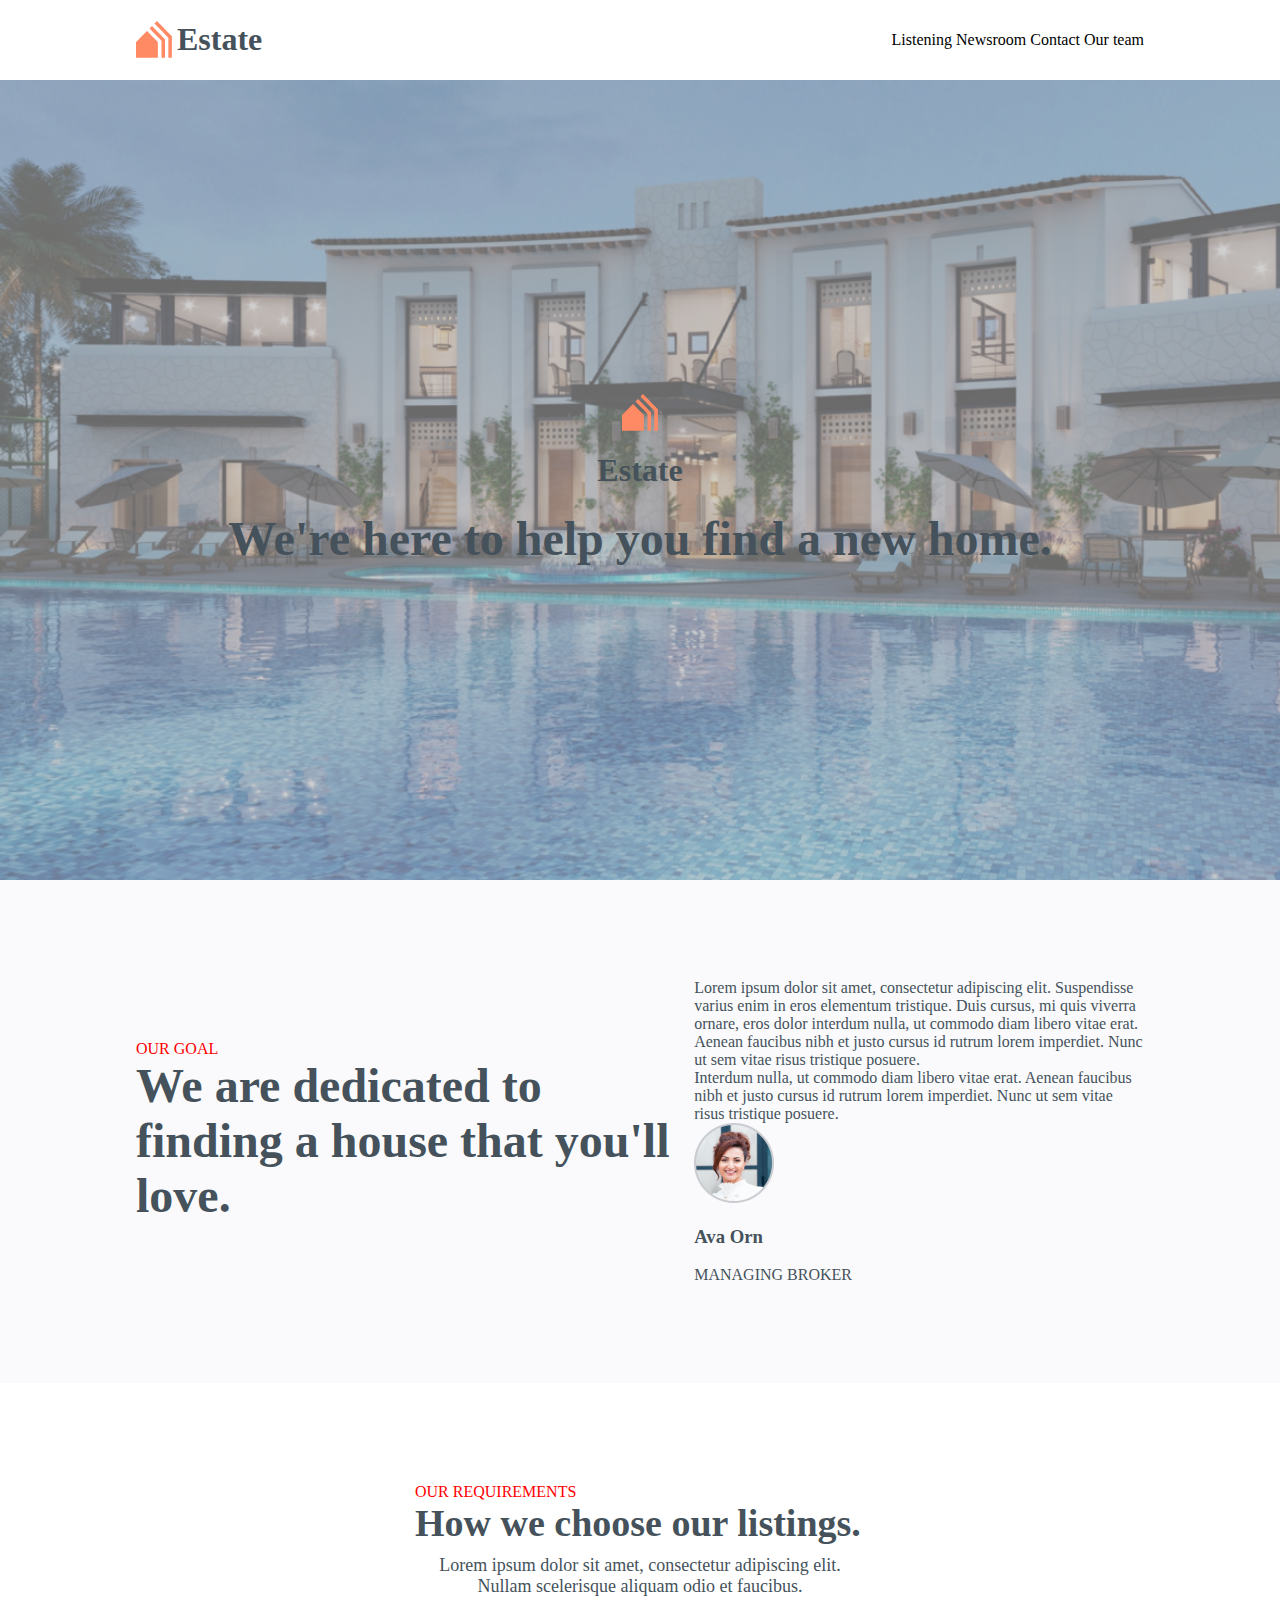
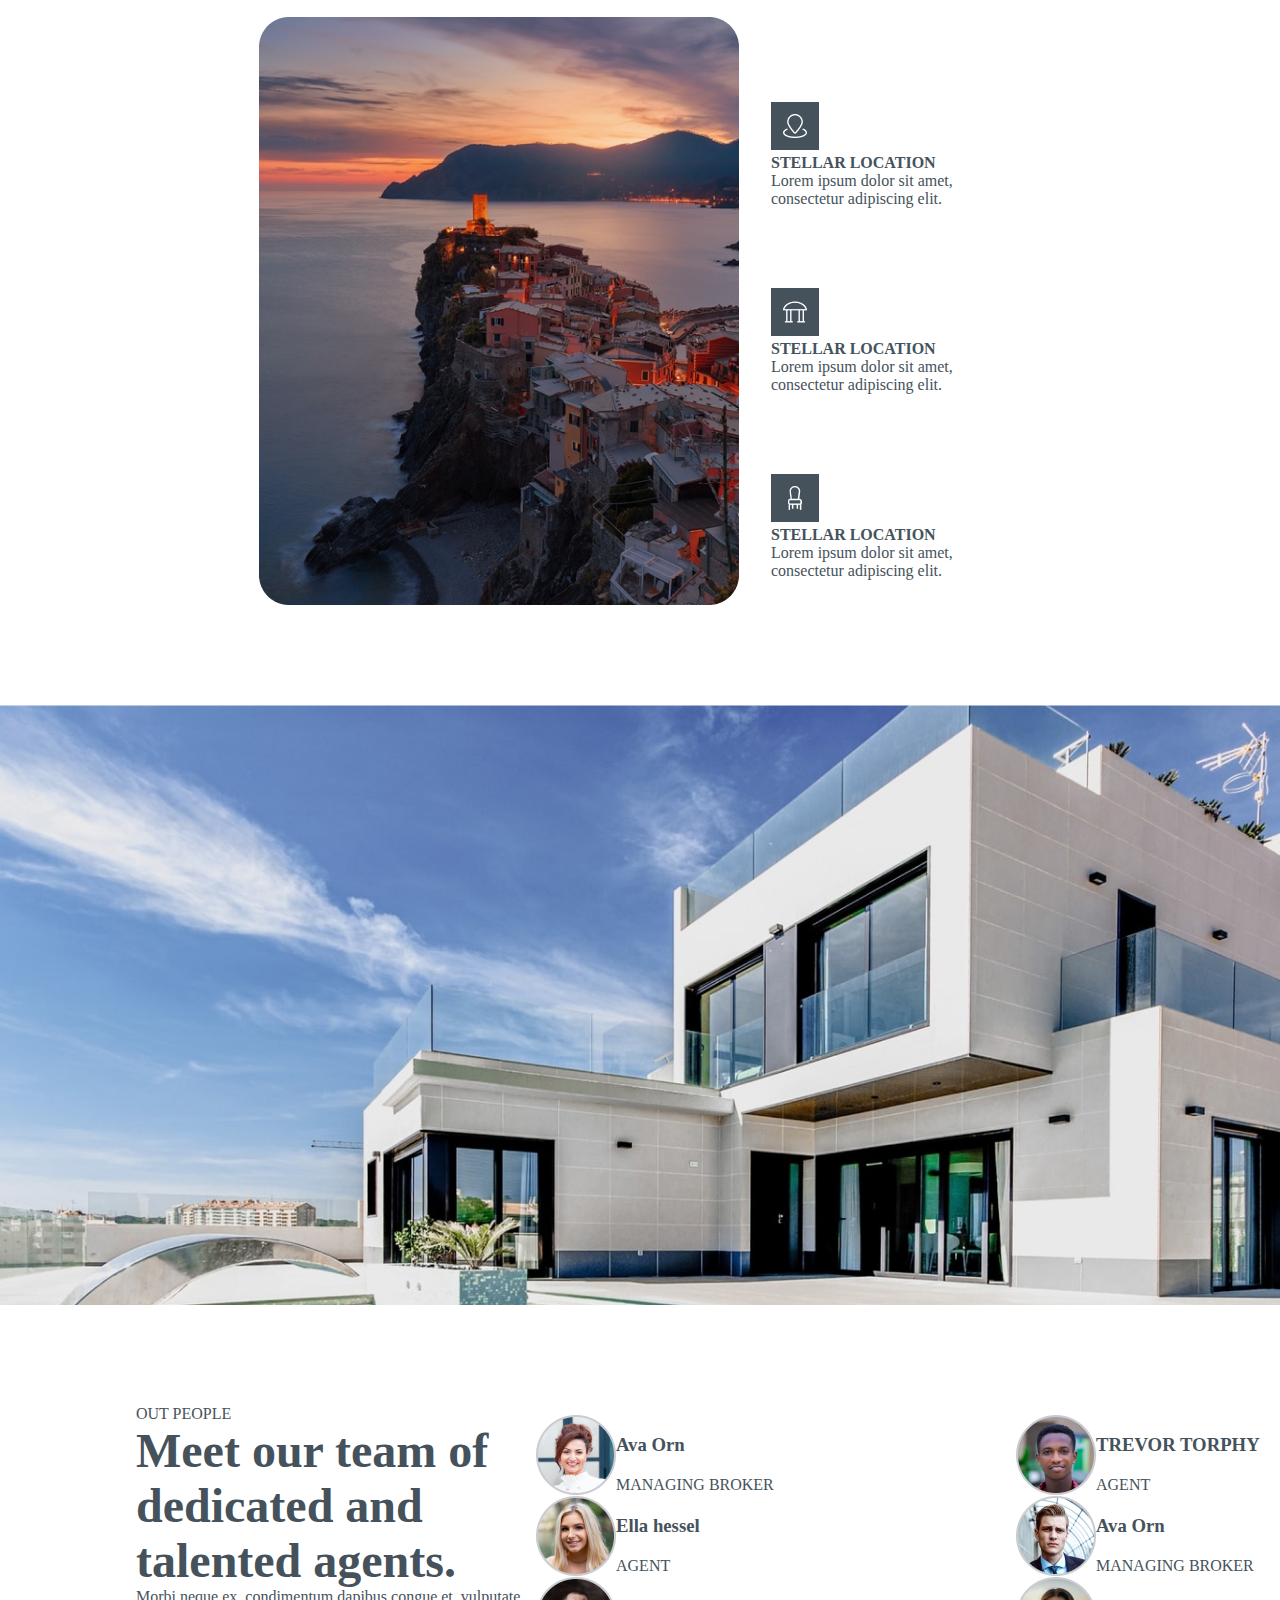
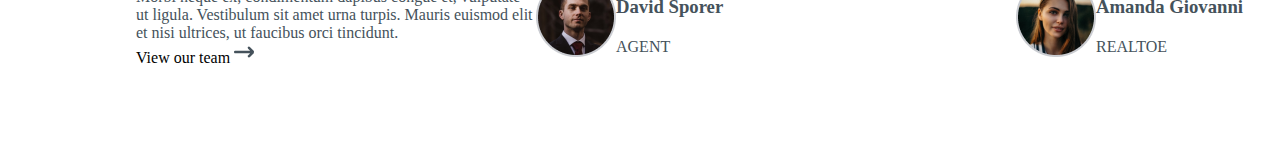
<file: index.html>
<!DOCTYPE html>
<html lang="en">
  <head>
    <meta charset="UTF-8" />
    <meta name="viewport" content="width=device-width, initial-scale=1.0" />
    <link rel="stylesheet" href="style.css" />
    <title>Document</title>
  </head>
  <body>
    <header>
      <div class="logo">
        <img src="./logo.png" alt="" />
        <h1>Estate</h1>
      </div>
      <nav>
        <ul>
          <li>
            <a href="">Listening</a>
            <a href="">Newsroom</a>
            <a href="">Contact</a>
            <a href="">Our team</a>
          </li>
        </ul>
      </nav>
    </header>
    <main>
        <div class="cover">
        </div>
        <img src="logo.png" alt="" />
        <h1>Estate</h1>
        <h2>We're here to help you find a new home.</h2>
    </main>
    <div class="content">
        <div class="goal">
        <span>OUR GOAL</span>
        <h2>We are dedicated to finding a house that you'll love.</h2></div>
        <div class="comment">
        <p>Lorem ipsum dolor sit amet, consectetur adipiscing elit. Suspendisse varius enim in eros elementum tristique. Duis cursus, mi quis viverra ornare, eros dolor interdum nulla, ut commodo diam libero vitae erat. Aenean faucibus nibh et justo cursus id rutrum lorem imperdiet. Nunc ut sem vitae risus tristique posuere. <br>

        Interdum nulla, ut commodo diam libero vitae erat. Aenean faucibus nibh et justo cursus id rutrum lorem imperdiet. Nunc ut sem vitae risus tristique posuere.</p>
        <div class="person">
            <img src="./IMAGE.png" alt="">
            <h3>Ava Orn</h3>
            <p>MANAGING BROKER</p>
        </div>
        </div>
      </div>
    </div>
    <section class="requirements">
        <div class="head">
        <span>OUR REQUIREMENTS</span>
        <h3>How we choose our listings.</h3>
        <p>Lorem ipsum dolor sit amet, consectetur adipiscing elit. Nullam scelerisque aliquam odio et faucibus.</p></div>
        <div class="review">
        <img class="city" src="./IMAGE (1).png" alt="">
        <div class="view">
            <img src="./Frame.png" alt="">
            <h4>STELLAR LOCATION</h4>
            <p>Lorem ipsum dolor sit amet, consectetur adipiscing elit.</p>

            <img src="./Frame (1).png" alt="">
            <h4>STELLAR LOCATION</h4>
            <p>Lorem ipsum dolor sit amet, consectetur adipiscing elit.</p>

            <img src="./Frame (2).png" alt="">
            <h4>STELLAR LOCATION</h4>
            <p>Lorem ipsum dolor sit amet, consectetur adipiscing elit.</p>
        </div>
    </div>
    </section>

    <div class="image"></div>

    <section class="team">
        <div class="meeting">
        <span>OUT PEOPLE</span>
        <h2>Meet our team of dedicated and talented agents.</h2>
        <p>Morbi neque ex, condimentum dapibus congue et, vulputate ut ligula. Vestibulum sit amet urna turpis. Mauris euismod elit et nisi ultrices, ut faucibus orci tincidunt.</p>

        <a href="">View our team <img src="./arrow.png" alt=""></a></div>
        <div class="agents">
            <div class="agent">
                <img src="./IMAGE.png" alt="">
                <h3>Ava Orn</h3>
                <p>MANAGING BROKER</p>
            </div>
            <div class="agent">
                <img src="./person.png" alt="">
                <h3>Ella hessel</h3>
                <p>AGENT</p>
            </div>
    
            <div class="agent">
                <img src="./IMAGE (2).png" alt="">
                <h3>David Sporer</h3>
                <p>AGENT</p>
            </div>
            <div class="agent">
                <img src="./IMAGE (3).png" alt="">
                <h3>TREVOR TORPHY</h3>
                <p>AGENT</p>
            </div>
            <div class="agent">
                <img src="./IMAGE (4).png" alt="">
                <h3>Ava Orn</h3>
                <p>MANAGING BROKER</p>
            </div>
            <div class="agent">
                <img src="./IMAGE (5).png" alt="">
                <h3>Amanda Giovanni</h3>
                <p>REALTOE</p>
            </div>
        </div>
    </section>
  </body>
</html>
</file>
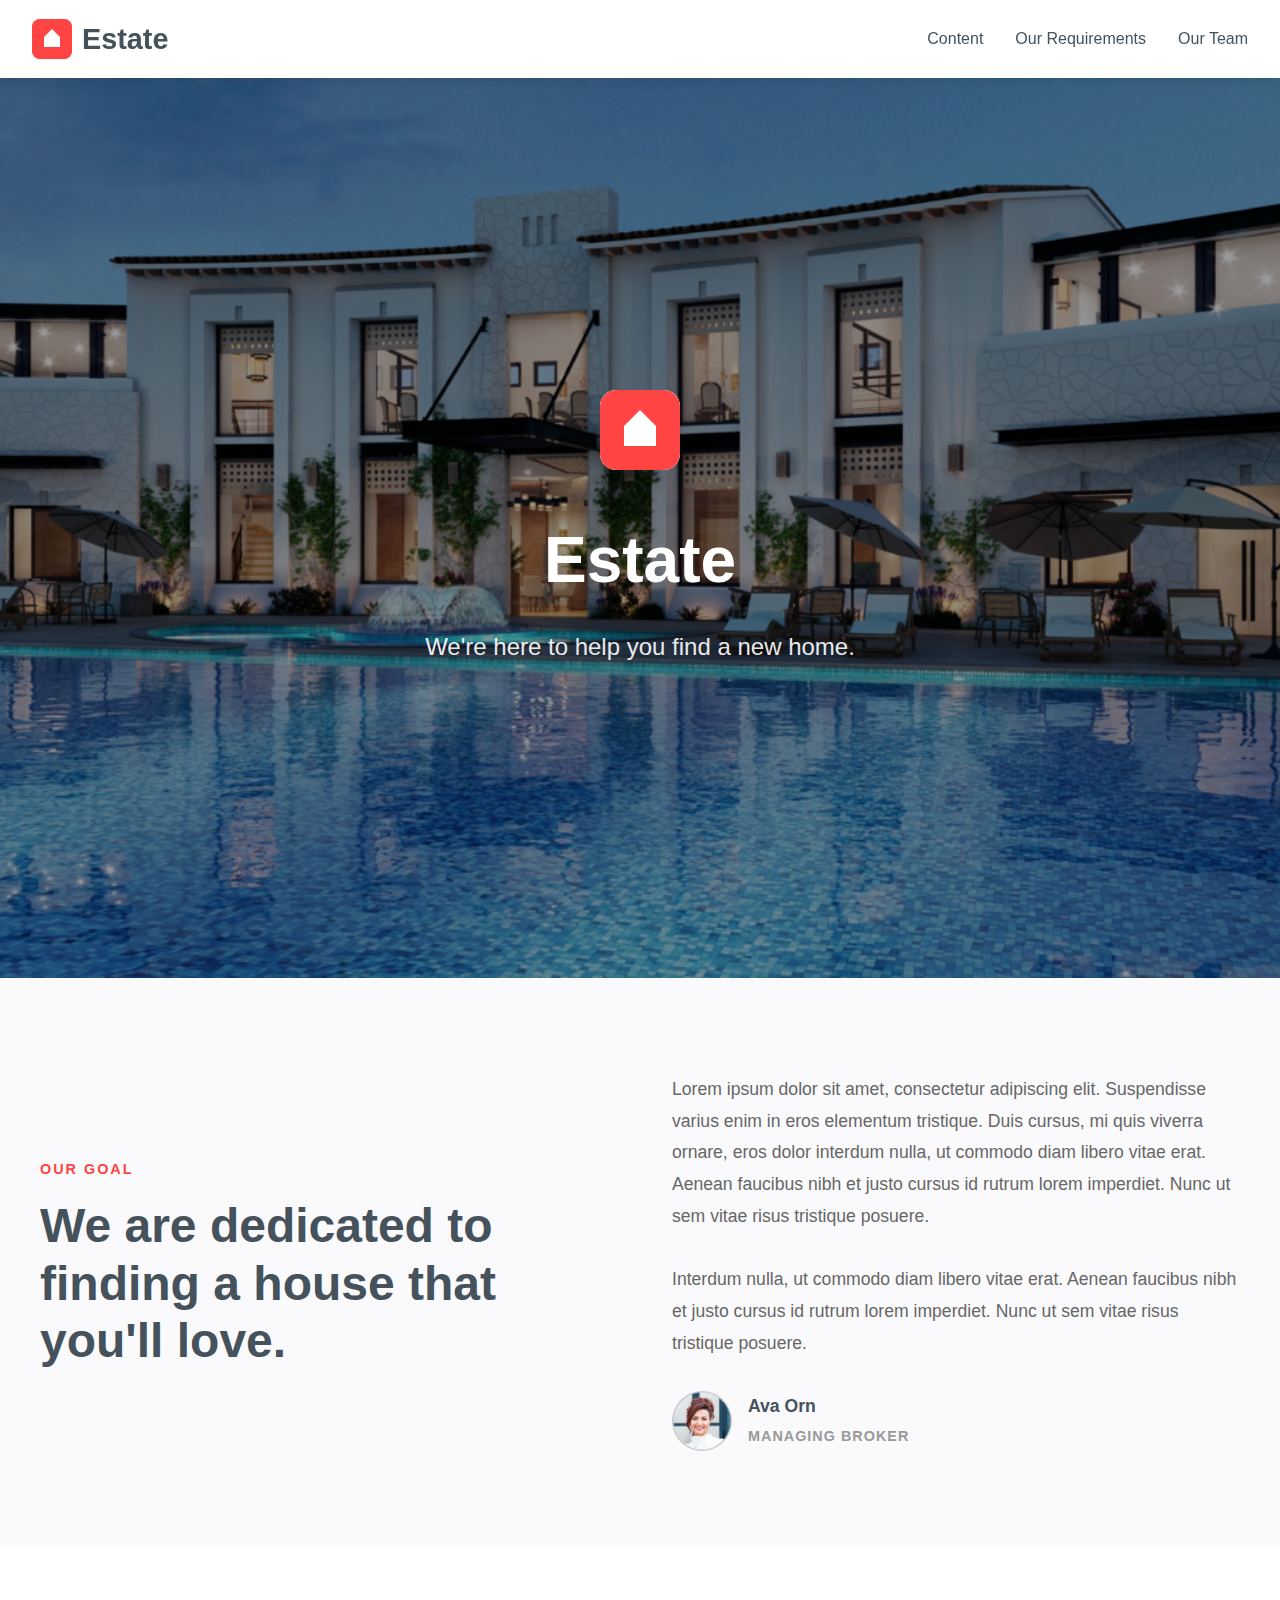
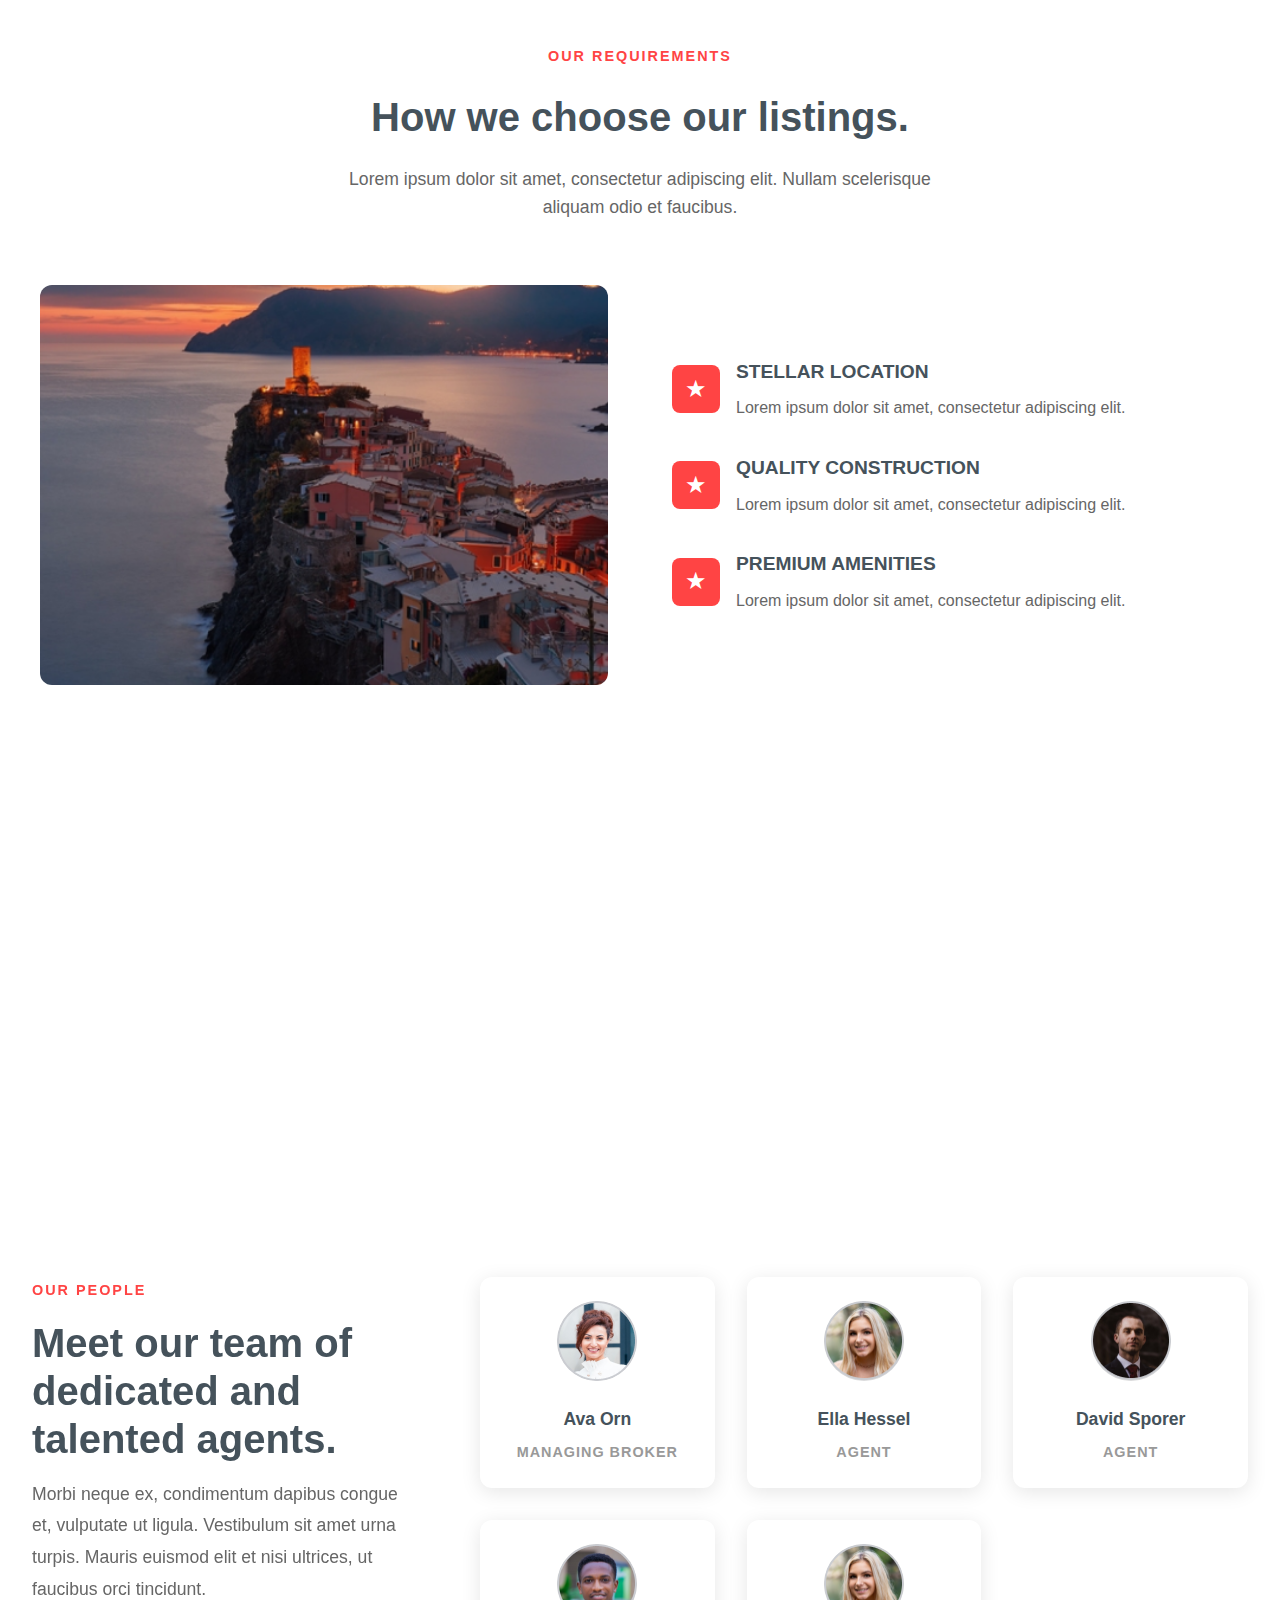
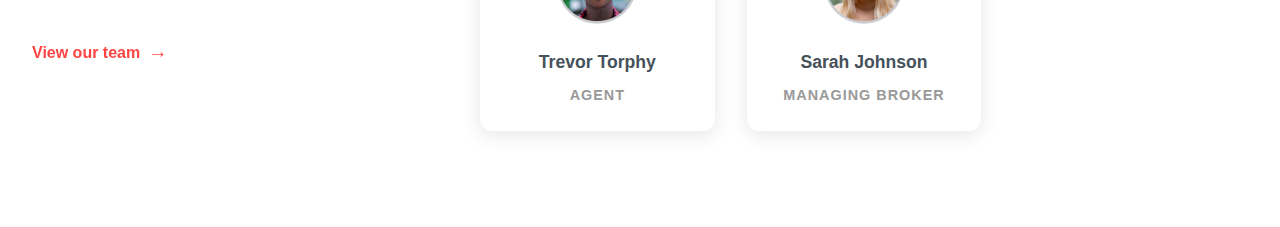
<file: estate.html>
<!DOCTYPE html>
<html lang="en">
  <head>
    <meta charset="UTF-8" />
    <meta name="viewport" content="width=device-width, initial-scale=1.0" />
    <link rel="stylesheet" href="./estate.css" />
    <title>Estate - Find Your Dream Home</title>
  </head>
  <body>
    <header>
      <div class="logo">
        <img
          src="[data-uri]"
          alt="Estate Logo"
        />
        <h1>Estate</h1>
      </div>
      <nav>
        <ul>
          <li><a href="#content">Content</a></li>
          <li><a href="#requirements">Our Requirements</a></li>
          <li><a href="#team">Our Team</a></li>
        </ul>
      </nav>
      <div class="mobile-menu">
        <span></span>
        <span></span>
        <span></span>
      </div>
    </header>

    <section id="home" class="hero">
      <div class="hero-content">
        <img
          src="[data-uri]"
          alt="Estate"
        />
        <h1>Estate</h1>
        <h2>We're here to help you find a new home.</h2>
      </div>
    </section>

    <section id="content" class="content">
      <div class="content-wrapper">
        <div class="goal">
          <span>OUR GOAL</span>
          <h2>We are dedicated to finding a house that you'll love.</h2>
        </div>
        <div class="comment">
          <p>
            Lorem ipsum dolor sit amet, consectetur adipiscing elit. Suspendisse
            varius enim in eros elementum tristique. Duis cursus, mi quis
            viverra ornare, eros dolor interdum nulla, ut commodo diam libero
            vitae erat. Aenean faucibus nibh et justo cursus id rutrum lorem
            imperdiet. Nunc ut sem vitae risus tristique posuere.
          </p>
          <p>
            Interdum nulla, ut commodo diam libero vitae erat. Aenean faucibus
            nibh et justo cursus id rutrum lorem imperdiet. Nunc ut sem vitae
            risus tristique posuere.
          </p>
          <div class="person">
            <img src="./IMAGE.png" alt="Ava Orn" />
            <div class="person-info">
              <h3>Ava Orn</h3>
              <p>MANAGING BROKER</p>
            </div>
          </div>
        </div>
      </div>
    </section>

    <section id="requirements" class="requirements">
      <div class="requirements-wrapper">
        <div class="requirements-header">
          <span>OUR REQUIREMENTS</span>
          <h3>How we choose our listings.</h3>
          <p>
            Lorem ipsum dolor sit amet, consectetur adipiscing elit. Nullam
            scelerisque aliquam odio et faucibus.
          </p>
        </div>
        <div class="requirements-content">
          <div class="city-image"></div>
          <div class="features">
            <div class="feature">
              <div class="feature-icon"></div>
              <div class="feature-content">
                <h4>STELLAR LOCATION</h4>
                <p>Lorem ipsum dolor sit amet, consectetur adipiscing elit.</p>
              </div>
            </div>
            <div class="feature">
              <div class="feature-icon"></div>
              <div class="feature-content">
                <h4>QUALITY CONSTRUCTION</h4>
                <p>Lorem ipsum dolor sit amet, consectetur adipiscing elit.</p>
              </div>
            </div>
            <div class="feature">
              <div class="feature-icon"></div>
              <div class="feature-content">
                <h4>PREMIUM AMENITIES</h4>
                <p>Lorem ipsum dolor sit amet, consectetur adipiscing elit.</p>
              </div>
            </div>
          </div>
        </div>
      </div>
    </section>

    <div class="bg-section"></div>

    <section id="team" class="team">
      <div class="team-wrapper">
        <div class="team-info">
          <span>OUR PEOPLE</span>
          <h2>Meet our team of dedicated and talented agents.</h2>
          <p>
            Morbi neque ex, condimentum dapibus congue et, vulputate ut ligula.
            Vestibulum sit amet urna turpis. Mauris euismod elit et nisi
            ultrices, ut faucibus orci tincidunt.
          </p>
          <a href="#team" class="team-link">View our team</a>
        </div>
        <div class="agents">
          <div class="agent">
            <img src="IMAGE.png" alt="Ava Orn" />
            <h3>Ava Orn</h3>
            <p>MANAGING BROKER</p>
          </div>
          <div class="agent">
            <img src="./person.png" alt="Ella Hessel" />
            <h3>Ella Hessel</h3>
            <p>AGENT</p>
          </div>
          <div class="agent">
            <img src="./IMAGE (2).png" alt="Trevor Torphy" />

            <h3>David Sporer</h3>
            <p>AGENT</p>
          </div>
          <div class="agent">
            <img src="./IMAGE (3).png" alt="David Sporer" />

            <h3>Trevor Torphy</h3>
            <p>AGENT</p>
          </div>
          <div class="agent">
            <img src="./person.png" alt="Sarah Johnson" />
            <h3>Sarah Johnson</h3>
            <p>MANAGING BROKER</p>
          </div>
        </div>
      </div>
    </section>
  </body>
</html>
</file>
<file: style.css>
body {
  margin: 0;
  color: #45525b;
}

.logo {
  display: grid;
  grid-auto-flow: column;
  align-items: center;
  gap: 5px;
}
header {
  padding: 0px 136px;
  display: grid;
  grid-auto-flow: column;
  justify-content: space-between;
  align-items: center;
}
nav {
  display: grid;
}
ul {
  list-style: none;
}

a {
  color: black;
  text-decoration: none;
  column-gap: 300px;
}
main {
  height: 800px;
  background: url(./61127627883dbb0802b613e3_Hero\ Background\ 1.png);
  background-size: cover;
  display: grid;
  grid-auto-flow: row;
  justify-items: center;
  align-content: center;
  position: relative;
  z-index: 0;
}
.cover {
  width: 100%;
  height: 100%;
  position: absolute;
  top: 0;
  left: 0;
  z-index: -1;
  background: rgba(179, 177, 177, 0.6);
}
.content {
  background-color: #fafafc;
  padding: 99px 136px;
  display: grid;
  grid-auto-flow: column;
}
.goal {
  display: grid;
  align-content: center;
}
h2 {
  margin: 0;
  font-size: 48px;
  color: #45525b;
}

.content span {
  color: red;
}

.requirements {
  display: grid;
  justify-items: center;
  align-items: center;
  padding: 100px 136px;
}
.requirements h3 {
  font-size: 38px;
  margin: 0;
}
.head span {
  color: red;
  justify-content: center;
}
.head p {
  margin-top: 10px;
  font-size: 18px;
  width: 450px;
  text-align: center;
}
.review {
  display: grid;
  grid-auto-flow: column;
  gap: 32px;
  align-items: center;
}
.city {
  margin-top: 20px;
  max-width: 480px;
}
.review h4,
p {
  margin: 0;
}
.review p {
  width: 250px;
}
.view img {
  margin-top: 80px;
}
.view {
  gap: 20px;
}

.image {
  background: url(./Background.png);
  height: 600px;
}

.team {
  padding: 100px 136px;
  display: grid;
  grid-auto-flow: column;
  align-content: center;
  align-items: center;
  justify-content: space-between;
}
.team h2 {
  width: 400px;
}
.team p {
  width: 400px;
}

.agents {
  display: grid;
  grid-auto-flow: column;
  grid-template-rows: repeat(3, 1fr);
}
.agent {
  display: grid;
  grid-template-columns: auto auto;
  grid-template-rows: auto auto;
}
.agent img {
  grid-area: 1/1/3/2;
}
</file>
<file: estate.css>
* {
  margin: 0;
  padding: 0;
  box-sizing: border-box;
}

body {
  font-family: -apple-system, BlinkMacSystemFont, "Segoe UI", Roboto, sans-serif;
  line-height: 1.6;
  color: #45525b;
  scroll-behavior: smooth;
}

header {
  padding: 1rem 2rem;
  display: flex;
  justify-content: space-between;
  align-items: center;
  background: white;
  box-shadow: 0 2px 10px rgba(0, 0, 0, 0.1);
  position: sticky;
  top: 0;
  z-index: 100;
}

.logo {
  display: flex;
  align-items: center;
  gap: 10px;
}

.logo img {
  width: 40px;
  height: 40px;
  background: #ff4444;
  border-radius: 8px;
}

.logo h1 {
  font-size: 1.8rem;
  font-weight: 700;
  color: #45525b;
}

nav ul {
  display: flex;
  list-style: none;
  gap: 2rem;
}

nav a {
  text-decoration: none;
  color: #45525b;
  font-weight: 500;
  transition: color 0.3s ease;
}

nav a:hover {
  color: #ff4444;
}

.mobile-menu {
  display: none;
  flex-direction: column;
  cursor: pointer;
  gap: 4px;
}

.mobile-menu span {
  width: 25px;
  height: 3px;
  background: #45525b;
  transition: all 0.3s ease;
}

/* Hero Section */
.hero {
  height: 100vh;
  background: linear-gradient(rgba(0, 0, 0, 0.4), rgba(0, 0, 0, 0.4)),
    url("./61127627883dbb0802b613e3_Hero\ Background\ 1.png");
  background-size: cover;
  background-position: center;
  display: flex;
  flex-direction: column;
  justify-content: center;
  align-items: center;
  text-align: center;
  color: white;
}

.hero-content {
  max-width: 800px;
  padding: 0 2rem;
}

.hero img {
  width: 80px;
  height: 80px;
  background: white;
  border-radius: 16px;
  margin-bottom: 2rem;
}

.hero h1 {
  font-size: 4rem;
  font-weight: 700;
  margin-bottom: 1rem;
}

.hero h2 {
  font-size: 1.5rem;
  font-weight: 400;
  opacity: 0.9;
}

.content {
  background-color: #fafafc;
  padding: 6rem 2rem;
}

.content-wrapper {
  max-width: 1200px;
  margin: 0 auto;
  display: grid;
  grid-template-columns: 1fr 1fr;
  gap: 4rem;
  align-items: center;
}

.goal span {
  color: #ff4444;
  font-weight: 600;
  font-size: 0.9rem;
  letter-spacing: 2px;
  text-transform: uppercase;
}

.goal h2 {
  font-size: 3rem;
  color: #45525b;
  margin-top: 1rem;
  line-height: 1.2;
}

.comment {
  display: flex;
  flex-direction: column;
  gap: 2rem;
}

.comment p {
  font-size: 1.1rem;
  line-height: 1.8;
  color: #666;
}

.person {
  display: flex;
  align-items: center;
  gap: 1rem;
}

.person img {
  width: 60px;
  height: 60px;
  border-radius: 50%;
  background: #ddd;
}

.person-info h3 {
  font-size: 1.1rem;
  color: #45525b;
  margin-bottom: 0.25rem;
}

.person-info p {
  font-size: 0.9rem;
  color: #999;
  font-weight: 600;
  letter-spacing: 1px;
}

.requirements {
  padding: 6rem 2rem;
  text-align: center;
}

.requirements-wrapper {
  max-width: 1200px;
  margin: 0 auto;
}

.requirements-header {
  margin-bottom: 4rem;
}

.requirements-header span {
  color: #ff4444;
  font-weight: 600;
  font-size: 0.9rem;
  letter-spacing: 2px;
  text-transform: uppercase;
}

.requirements-header h3 {
  font-size: 2.5rem;
  color: #45525b;
  margin: 1rem 0;
}

.requirements-header p {
  font-size: 1.1rem;
  color: #666;
  max-width: 600px;
  margin: 0 auto;
}

.requirements-content {
  display: grid;
  grid-template-columns: 1fr 1fr;
  gap: 4rem;
  align-items: center;
}

.city-image {
  width: 100%;
  height: 400px;
  background: #ddd;
  border-radius: 12px;
  background-image: url("./IMAGE (1).png");
  background-size: cover;
  background-position: center;
}

.features {
  display: flex;
  flex-direction: column;
  gap: 2rem;
  text-align: left;
}

.feature {
  display: flex;
  align-items: center;
  gap: 1rem;
}

.feature-icon {
  width: 48px;
  height: 48px;
  background: #ff4444;
  border-radius: 8px;
  flex-shrink: 0;
  display: flex;
  align-items: center;
  justify-content: center;
}

.feature-icon::after {
  content: "★";
  color: white;
  font-size: 1.5rem;
}

.feature-content h4 {
  font-size: 1.2rem;
  color: #45525b;
  margin-bottom: 0.5rem;
}

.feature-content p {
  color: #666;
  font-size: 1rem;
}

.bg-section {
  height: 400px;
  background: linear-gradient(rgba(0, 0, 0, 0.3), rgba(0, 0, 0, 0.3)),
    url("Background.png");
  background-size: cover;
  background-position: center;
  background-attachment: fixed;
}

.team {
  padding: 6rem 2rem;
}

.team-wrapper {
  max-width: 1400px;
  margin: 0 auto;
  display: grid;
  grid-template-columns: 1fr 2fr;
  gap: 4rem;
  align-items: start;
}

.team-info {
  position: sticky;
  top: 2rem;
}

.team-info span {
  color: #ff4444;
  font-weight: 600;
  font-size: 0.9rem;
  letter-spacing: 2px;
  text-transform: uppercase;
}

.team-info h2 {
  font-size: 2.5rem;
  color: #45525b;
  margin: 1rem 0;
  line-height: 1.2;
}

.team-info p {
  font-size: 1.1rem;
  color: #666;
  line-height: 1.8;
  margin-bottom: 2rem;
}

.team-link {
  display: inline-flex;
  align-items: center;
  gap: 0.5rem;
  color: #ff4444;
  text-decoration: none;
  font-weight: 600;
  transition: opacity 0.3s ease;
}

.team-link:hover {
  opacity: 0.8;
}

.team-link::after {
  content: "→";
  font-size: 1.2rem;
}

.agents {
  display: grid;
  grid-template-columns: repeat(3, 1fr);
  gap: 2rem;
}

.agent {
  text-align: center;
  padding: 1.5rem;
  background: white;
  border-radius: 12px;
  box-shadow: 0 4px 20px rgba(0, 0, 0, 0.1);
  transition: transform 0.3s ease;
}

.agent:hover {
  transform: translateY(-4px);
}

.agent img {
  width: 80px;
  height: 80px;
  border-radius: 50%;
  background: #ddd;
  margin-bottom: 1rem;
}

.agent h3 {
  font-size: 1.1rem;
  color: #45525b;
  margin-bottom: 0.5rem;
}

.agent p {
  font-size: 0.9rem;
  color: #999;
  font-weight: 600;
  letter-spacing: 1px;
}

/* Responsive Design */
@media (max-width: 1200px) {
  .content-wrapper,
  .requirements-content {
    grid-template-columns: 1fr;
    gap: 3rem;
  }

  .team-wrapper {
    grid-template-columns: 1fr;
    gap: 3rem;
  }

  .team-info {
    position: static;
    text-align: center;
  }

  .agents {
    grid-template-columns: repeat(2, 1fr);
  }
}

@media (max-width: 768px) {
  header {
    padding: 1rem;
  }

  nav ul {
    display: none;
  }

  .mobile-menu {
    display: flex;
  }

  .hero h1 {
    font-size: 2.5rem;
  }

  .hero h2 {
    font-size: 1.2rem;
  }

  .goal h2 {
    font-size: 2rem;
  }

  .requirements-header h3 {
    font-size: 2rem;
  }

  .team-info h2 {
    font-size: 2rem;
  }

  .agents {
    grid-template-columns: 1fr;
  }

  .requirements-content {
    text-align: center;
  }

  .features {
    align-items: center;
  }

  .feature {
    text-align: center;
    flex-direction: column;
    align-items: center;
  }
}

@media (max-width: 480px) {
  .hero {
    padding: 0 1rem;
  }

  .hero h1 {
    font-size: 2rem;
  }

  .content,
  .requirements,
  .team {
    padding: 3rem 1rem;
  }

  .goal h2 {
    font-size: 1.5rem;
  }

  .requirements-header h3 {
    font-size: 1.5rem;
  }

  .team-info h2 {
    font-size: 1.5rem;
  }
}
</file>
